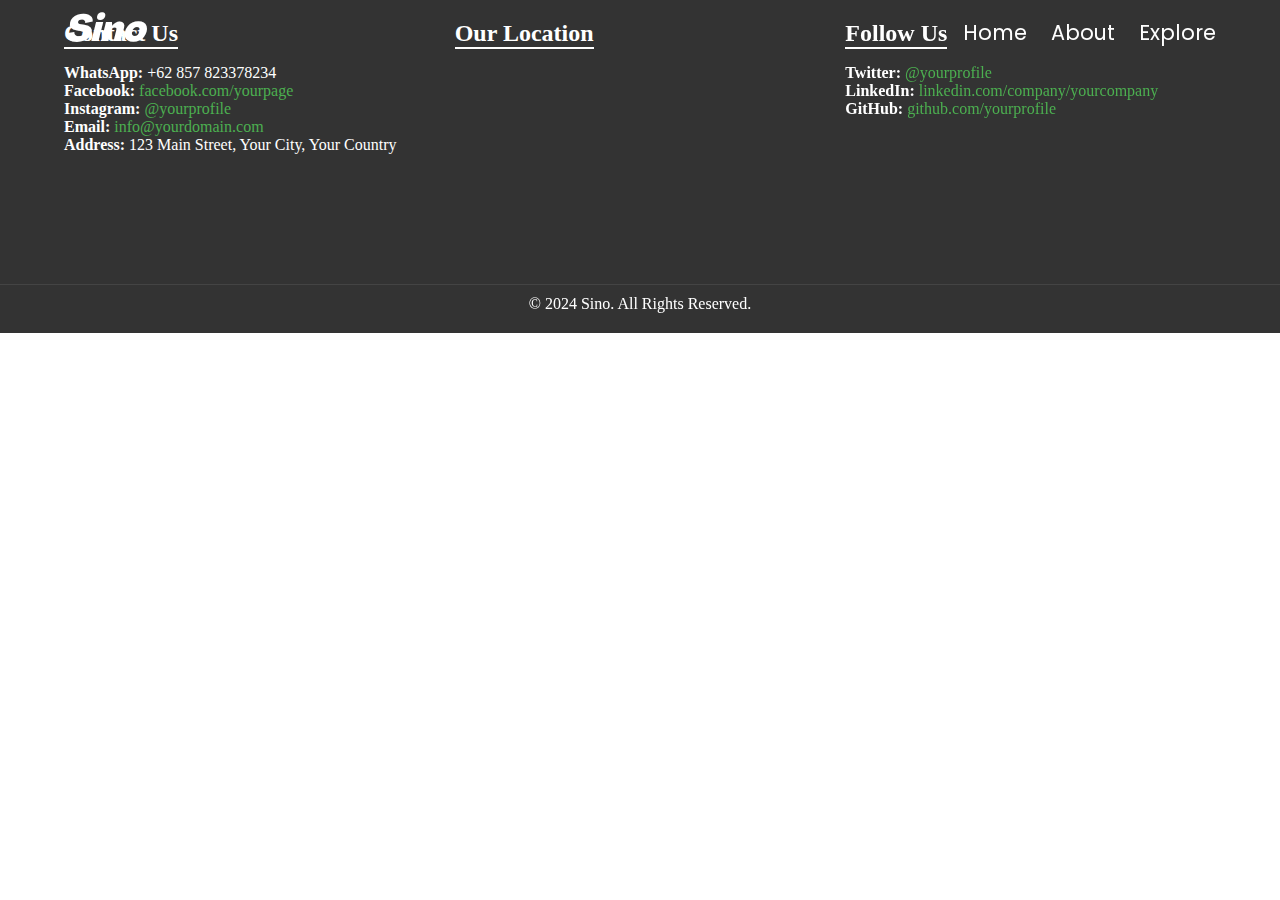
<file: views/contact.html>
<!DOCTYPE html>
<html lang="en">

<head>
    <meta charset="UTF-8">
    <meta name="viewport" content="width=device-width, initial-scale=1.0">
    <title></title>
    <link rel="stylesheet" href="../assets/css/font.css">
    <link rel="stylesheet" href="../assets/css/contact.css">
    <link rel="stylesheet" href="../assets/css/navbar.css">
</head>

<body class="body">
    <header class="navbar">
        <div class="navbar-container container">
            <input type="checkbox" name="" id="">
            <div class="hamburger-lines">
                <span class="line line1"></span>
                <span class="line line2"></span>
                <span class="line line3"></span>
            </div>
            <ul class="menu-items">
                <li><a href="index.html">Home</a></li>
                <li><a href="about.html">About</a></li>
                <li><a href="explore.html">Explore</a></li>
            </ul>
            <h1 class="logo">Sino</h1>
        </div>
    </header>

    <footer class="footer">
        <div class="footer-container container">
            <div class="footer-contact">
                <h2>Contact Us</h2>
                <p><strong>WhatsApp:</strong> +62 857 823378234</p>
                <p><strong>Facebook:</strong> <a href="https://facebook.com/yourpage"
                        target="_blank">facebook.com/yourpage</a></p>
                <p><strong>Instagram:</strong> <a href="https://instagram.com/yourprofile"
                        target="_blank">@yourprofile</a></p>
                <p><strong>Email:</strong> <a href="mailto:info@yourdomain.com">info@yourdomain.com</a></p>
                <p><strong>Address:</strong> 123 Main Street, Your City, Your Country</p>
            </div>
            <div class="footer-map">
                <h2>Our Location</h2>
                <iframe
                    src="https://www.google.com/maps/embed?pb=!1m18!1m12!1m3!1d3153.062558399704!2d-122.41941568467754!3d37.77492967975825!2m3!1f0!2f0!3f0!3m2!1i1024!2i768!4f13.1!3m3!1m2!1s0x8085809ccee13d49%3A0x2067c87c1d13e7d6!2s123%20Main%20St%2C%20San%20Francisco%2C%20CA%2094103%2C%20USA!5e0!3m2!1sen!2s!4v1691226901268!5m2!1sen!2s"
                    width="100%" height="200" style="border:0;" allowfullscreen="" loading="lazy"
                    referrerpolicy="no-referrer-when-downgrade">
                </iframe>
            </div>
            <div class="footer-social">
                <h2>Follow Us</h2>
                <p><strong>Twitter:</strong> <a href="https://twitter.com/yourprofile" target="_blank">@yourprofile</a>
                </p>
                <p><strong>LinkedIn:</strong> <a href="https://linkedin.com/company/yourcompany"
                        target="_blank">linkedin.com/company/yourcompany</a></p>
                <p><strong>GitHub:</strong> <a href="https://github.com/yourprofile"
                        target="_blank">github.com/yourprofile</a></p>
            </div>
        </div>
        <div class="footer-bottom">
            <p>&copy; 2024 Sino. All Rights Reserved.</p>
        </div>
    </footer>
</body>

</html>
</file>
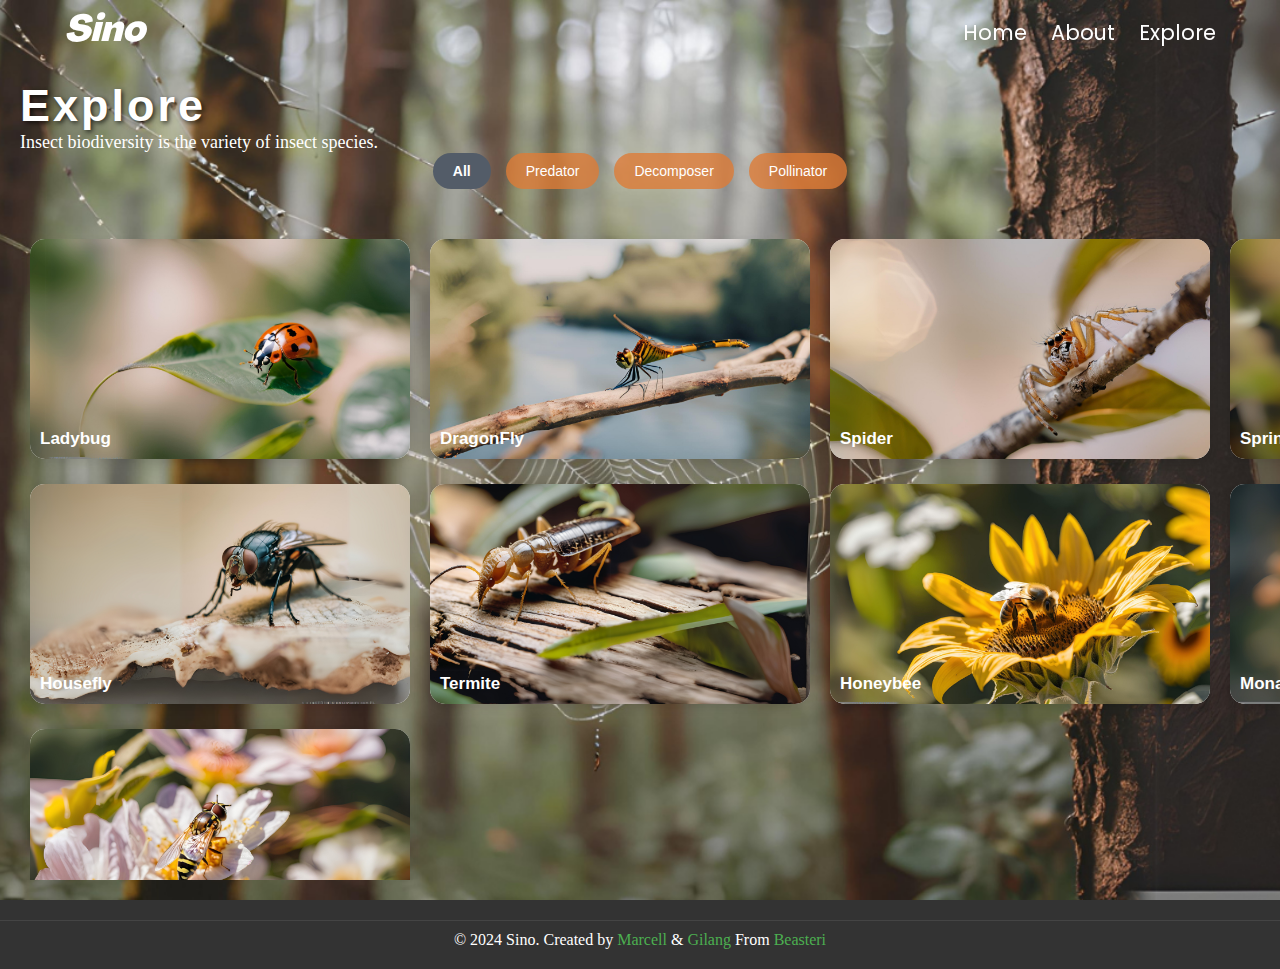
<file: views/explore.html>
<!DOCTYPE html>
<html lang="en">

<head>
    <meta charset="UTF-8">
    <meta name="viewport" content="width=device-width, initial-scale=1.0">
    <title>Document</title>
    <link rel="stylesheet" href="../assets/css/explore.css">
    <link rel="stylesheet" href="../assets/css/navbar.css">
    <link rel="stylesheet" href="../assets/css/contact.css">
</head>

<body class="body">
    <header class="navbar">
        <div class="navbar-container container">
            <input type="checkbox" name="" id="">
            <div class="hamburger-lines">
                <span class="line line1"></span>
                <span class="line line2"></span>
                <span class="line line3"></span>
            </div>
            <ul class="menu-items">
                <li><a href="index.html">Home</a></li>
                <li><a href="about.html">About</a></li>
                <li><a href="explore.html">Explore</a></li>
            </ul>
            <h1 class="logo">Sino</h1>
        </div>
    </header>

    <section class="explore">
        <div class="explore-content">
            <h1 class="explore-title">Explore</h1>
            <p class="explore-description">Insect biodiversity is the variety of insect species.</p>
            <div class="filter-buttons">
                <button class="filter-btn active" data-filter="all">All</button>
                <button class="filter-btn" data-filter="predator">Predator</button>
                <button class="filter-btn" data-filter="decomposer">Decomposer</button>
                <button class="filter-btn" data-filter="pollinator">Pollinator</button>
            </div>
        </div>


        <!-- Boxes Section -->
        <div class="box-container">
            <div class="box predator">
                <div class="box-image">
                    <img src="../assets/uploads/bg-ladybug.png" alt="Image 1">
                </div>
                <div class="subjudul">Ladybug</div>
                <div class="box-content">
                    <div class="row">
                        <div class="coloumn">
                            <h2>Ladybug</h2>
                            <p class="description pembatas text-box">A small, bright red beetle with black spots,
                                helpful in controlling pests.</p>
                        </div>
                        <div class="coloumn">
                            <button style="margin-left: 40px;">Explore</button>
                        </div>
                    </div>
                </div>
            </div>
            <div class="box predator">
                <div class="box-image">
                    <img src="../assets/uploads/bg-dragonfly.png" alt="Image 2">
                </div>
                <div class="subjudul">DragonFly</div>
                <div class="box-content">
                    <div class="row">
                        <div class="coloumn">
                            <h2>DragonFly</h2>
                            <p class="description pembatas">A graceful insect with long wings, skilled at hunting
                                mosquitoes mid-flight.</p>
                        </div>
                        <div class="coloumn">
                            <button style="margin-left: 40px;">Explore</button>
                        </div>
                    </div>
                </div>
            </div>
            <div class="box predator">
                <div class="box-image">
                    <img src="../assets/uploads/bg-spider.png" alt="Image 2">
                </div>
                <div class="subjudul">Spider</div>
                <div class="box-content">
                    <div class="row">
                        <div class="coloumn">
                            <h2>Spider</h2>
                            <p class="description pembatas">A graceful insect with long wings, skilled at hunting
                                mosquitoes mid-flight.</p>
                        </div>
                        <div class="coloumn">
                            <button style="margin-left: 40px;">Explore</button>
                        </div>
                    </div>
                </div>
            </div>
            <div class="box decomposer">
                <div class="box-image">
                    <img src="../assets/uploads/bg-springtail.png" alt="Image 3">
                </div>
                <div class="subjudul">Springtail</div>
                <div class="box-content">
                    <div class="row">
                        <div class="coloumn">
                            <h2>Springtail</h2>
                            <p class="description pembatas">A large, hairy spider found in warm climates, known for its
                                gentle nature.</p>
                        </div>
                        <div class="coloumn">
                            <button style="margin-left: 40px;">Explore</button>
                        </div>
                    </div>
                </div>
            </div>
            <div class="box decomposer">
                <div class="box-image">
                    <img src="../assets/uploads/bg-housefly.png" alt="Image 4">
                </div>
                <div class="subjudul">Housefly</div>
                <div class="box-content">
                    <div class="row">
                        <div class="coloumn">
                            <h2>Housefly</h2>
                            <p class="description pembatas">An eight-legged arachnid that weaves intricate webs to catch
                                prey.</p>
                        </div>
                        <div class="coloumn">
                            <button style="margin-left: 40px;">Explore</button>
                        </div>
                    </div>
                </div>
            </div>
            <div class="box decomposer">
                <div class="box-image">
                    <img src="../assets/uploads/bg-termite.png" alt="Image 4">
                </div>
                <div class="subjudul">Termite</div>
                <div class="box-content">
                    <div class="row">
                        <div class="coloumn">
                            <h2>Termite</h2>
                            <p class="description pembatas">An eight-legged arachnid that weaves intricate webs to catch
                                prey.</p>
                        </div>
                        <div class="coloumn">
                            <button style="margin-left: 40px;">Explore</button>
                        </div>
                    </div>
                </div>
            </div>
            <div class="box pollinator">
                <div class="box-image">
                    <img src="../assets/uploads/bg-honeybee.png" alt="Image 5">
                </div>
                <div class="subjudul">Honeybee</div>
                <div class="box-content">
                    <div class="row">
                        <div class="coloumn">
                            <h2>Honeybee</h2>
                            <p class="description pembatas">Deskripsi singkat tentang topik kelima.</p>
                        </div>
                        <div class="coloumn">
                            <button style="margin-left: 40px;">Explore</button>
                        </div>
                    </div>
                </div>
            </div>
            <div class="box pollinator">
                <div class="box-image">
                    <img src="../assets/uploads/bg-monarch-butterfly.png" alt="Image 6">
                </div>
                <div class="subjudul">Monarch Butterfly</div>
                <div class="box-content">
                    <div class="row">
                        <div class="coloumn">
                            <h2>Monarch</h2>
                            <p class="description pembatas">Deskripsi singkat tentang topik keenam.</p>
                        </div>
                        <div class="coloumn">
                            <button style="margin-left: 40px;">Explore</button>
                        </div>
                    </div>
                </div>
            </div>
            <div class="box pollinator">
                <div class="box-image">
                    <img src="../assets/uploads/bg-hoverfly.png" alt="Image 6">
                </div>
                <div class="subjudul">Hoverfly</div>
                <div class="box-content">
                    <div class="row">
                        <div class="coloumn">
                            <h2>Hoverfly</h2>
                            <p class="description pembatas">Deskripsi singkat tentang topik keenam.</p>
                        </div>
                        <div class="coloumn">
                            <button style="margin-left: 40px;">Explore</button>
                        </div>
                    </div>
                </div>
            </div>
        </div>
        <!-- Chatbot -->
        <div class="chatbot-card">
            <div class="chatbot-header">
                Chatbot
                <button class="close-btn" onclick="toggleChatbot()">&times;</button>
            </div>
            <div class="chatbot-body" id="chatbotBody">
                what you want to ask?
            </div>
            <div class="chatbot-footer">
                <input type="text" id="chatbotInput" placeholder="Type your message..." />
                <button onclick="sendMessage()">Send</button>
            </div>
        </div>
    </section>
    <footer class="footer" id="contact">
        <div class="footer-bottom">
            <p>&copy; 2024 Sino. Created by
                <a href="https://github.com/Kennn711" target="_blank">Marcell</a>
                &
                <a href="https://github.com/SOGOL999" target="_blank">Gilang</a>
                From
                <a href="https://www.instagram.com/the_beasteri" target="_blank">Beasteri</a>
            </p>
        </div>
    </footer>
</body>

<script src="../assets/js/explore-chatbot.js"></script>

</html>
</file>
<file: assets/css/font.css>
@font-face {
  font-family: HeroFont;
  src: url(../font/agrandir-heavy.ttf);
}

@font-face {
  font-family: NavbarA;
  src: url(../font/poppins-regular.ttf);
}

@font-face {
  font-family: HeroSubTitle;
  src: url(../font/agrandir-narrow.otf);
}

@font-face {
  font-family: OpenSans;
  src: url(../font/Open_Sans/OpenSans-VariableFont_wdth\,wght.ttf);
}
</file>
<file: assets/css/contact.css>
.footer {
  background-color: #333;
  color: #fff;
  padding: 20px 0;
}

.footer-container {
  display: flex;
  flex-wrap: wrap;
  gap: 20px;
  justify-content: space-between;
  padding-bottom: 1rem;
}

.footer-contact,
.footer-map,
.footer-social {
  flex: 1 1 calc(33.333% - 20px);
  min-width: 280px;
}

.footer h2 {
  margin-bottom: 15px;
  font-size: 1.5rem;
  border-bottom: 2px solid #fff;
  display: inline-block;
}

.footer a {
  color: #4caf50;
  text-decoration: none;
}

.footer a:hover {
  text-decoration: underline;
}

.footer-map iframe {
  border: 0;
  border-radius: 8px;
}

.footer-bottom {
  text-align: center;
  padding-top: 10px;
  border-top: 1px solid #444;
}
</file>
<file: assets/css/navbar.css>
*,
*::after,
*::before {
  box-sizing: border-box;
  padding: 0;
  margin: 0;
}

.html {
  font-size: 62.5%;
}

.navbar input[type="checkbox"],
.navbar .hamburger-lines {
  display: none;
}

.container {
  max-width: 1200px;
  width: 90%;
  margin: auto;
}

.navbar {
  position: fixed;
  width: 100%;
  color: white;
  font-family: HeroFont;
  z-index: 100;
  transition: background-color 0.3s ease-in-out;
}

.navbar.transparent {
  background-color: transparent;
}

html {
  scroll-behavior: smooth;
}

.navbar.scrolled {
  background-color: rgba(0, 0, 0, 0.75); /* Hitam dengan opacity */
}

.navbar-container {
  display: flex;
  justify-content: space-between;
  height: 64px;
  align-items: center;
}

.menu-items {
  order: 2;
  display: flex;
}
.logo {
  order: 1;
  font-size: 2.3rem;
  font-style: italic;
}

.menu-items li {
  list-style: none;
  margin-left: 1.5rem;
  font-size: 1.3rem;
}

.menu-items a {
  position: relative;
  display: inline-block;
}

.menu-items a::after {
  content: "";
  position: absolute;
  width: 0;
  height: 2px;
  bottom: 0.1px; /* Sesuaikan jarak garis bawah dari teks */
  left: 0;
  background-color: white; /* Warna underscore */
  transition: width 0.2s ease-in-out;
}

.menu-items a:hover::after {
  width: 100%;
}

.navbar a {
  color: white;
  position: relative;
  display: inline-block;
  text-decoration: none;
  font-family: NavbarA;
  font-weight: 500;
  transition: color 0.2s ease-in-out;
}

.navbar a:hover {
  color: white;
}

@media (max-width: 768px) {
  .navbar {
    opacity: 0.95;
  }

  .navbar-container input[type="checkbox"],
  .navbar-container .hamburger-lines {
    display: block;
  }

  .navbar-container {
    display: block;
    position: relative;
    height: 64px;
  }

  .navbar-container input[type="checkbox"] {
    position: absolute;
    display: block;
    height: 32px;
    width: 30px;
    top: 20px;
    left: 20px;
    z-index: 5;
    opacity: 0;
    cursor: pointer;
  }

  .navbar-container .hamburger-lines {
    display: block;
    height: 28px;
    width: 35px;
    position: absolute;
    top: 20px;
    left: 20px;
    z-index: 2;
    display: flex;
    flex-direction: column;
    justify-content: space-between;
  }

  .navbar-container .hamburger-lines .line {
    display: block;
    height: 4px;
    width: 100%;
    border-radius: 10px;
    background: #333;
  }

  .navbar-container .hamburger-lines .line1 {
    transform-origin: 0% 0%;
    transition: transform 0.3s ease-in-out;
  }

  .navbar-container .hamburger-lines .line2 {
    transition: transform 0.2s ease-in-out;
  }

  .navbar-container .hamburger-lines .line3 {
    transform-origin: 0% 100%;
    transition: transform 0.3s ease-in-out;
  }

  .navbar .menu-items {
    padding-top: 100px;
    background: #fff;
    height: 100vh;
    max-width: 300px;
    transform: translate(-150%);
    display: flex;
    flex-direction: column;
    margin-left: -40px;
    padding-left: 40px;
    transition: transform 0.5s ease-in-out;
    box-shadow: 5px 0px 10px 0px #aaa;
    overflow: scroll;
  }

  .navbar .menu-items li {
    margin-bottom: 1.8rem;
    font-size: 1.1rem;
    font-weight: 500;
  }

  .logo {
    position: absolute;
    top: 10px;
    right: 15px;
    font-size: 2.5rem;
  }

  .navbar-container input[type="checkbox"]:checked ~ .menu-items {
    transform: translateX(0);
  }

  .navbar-container input[type="checkbox"]:checked ~ .hamburger-lines .line1 {
    transform: rotate(45deg);
  }

  .navbar-container input[type="checkbox"]:checked ~ .hamburger-lines .line2 {
    transform: scaleY(0);
  }

  .navbar-container input[type="checkbox"]:checked ~ .hamburger-lines .line3 {
    transform: rotate(-45deg);
  }
}

@media (max-width: 500px) {
  .navbar-container input[type="checkbox"]:checked ~ .logo {
    display: none;
  }
}
</file>
<file: assets/css/explore.css>
@import url("./font.css");

*,
*::after,
*::before {
  box-sizing: border-box;
  padding: 0;
  margin: 0;
}

::-webkit-scrollbar {
  width: 8px;
}

::-webkit-scrollbar-thumb {
  background-color: rgba(0, 0, 0, 0.7);
  /*   border: 1px solid rgba(236, 240, 241, 0.5); */
  border-radius: 10px;
  box-shadow: 0px 2px 8px rgba(0, 0, 0, 0.4);
}

::-webkit-scrollbar-thumb:hover {
  background-color: rgba(0, 0, 0, 0.7);
}

::-webkit-scrollbar-track {
  background: transparent;
}

.explore {
  background: url("../uploads/bg-explore.png") no-repeat center center/cover;
  position: relative;
  color: white;
  display: flex;
  padding-bottom: 20px;
  background-attachment: fixed;
  height: 100vh;
  flex-direction: column;
  justify-content: flex-start;
  min-height: 100vh;
  padding-top: 60px;
}

.explore-content {
  padding: 20px;
  text-align: left;
  color: white;
  display: flex;
  flex-direction: column;
}

.explore-title {
  font-size: 45px;
  margin-bottom: 0px;
  letter-spacing: 3px;
  font-family: "Poppins", sans-serif;
  font-weight: 700;
  font-style: normal;
  text-shadow: 2px 2px 5px rgba(0, 0, 0, 0.7);
}

.explore-description {
  font-size: 18px;
  font-family: "Open Sans";
}

.filter-buttons {
  display: flex;
  justify-content: center;
  gap: 15px;
  width: 100%;
  margin-top: 0px;
}

.filter-btn {
  padding: 10px 20px;
  background-color: rgba(221, 124, 55, 0.8);
  border: none;
  border-radius: 25px;
  color: white;
  font-family: Arial, sans-serif;
  font-size: 14px;
  cursor: pointer;
  transition: 0.3s ease;
}

.filter-btn:hover {
  background-color: rgba(221, 124, 55, 1);
}

.filter-btn.active {
  background-color: #535c68;
  font-weight: bold;
}

.box-container {
  display: grid;
  grid-template-columns: repeat(4, 1fr);
  gap: 20px;
  padding: 30px;
  overflow-y: scroll;
  margin-top: 0px;
  justify-items: center;
  width: 100%;
  grid-row-gap: 25px;
}

.box-container.filtered {
  display: flex;
  justify-content: center;
  flex-wrap: wrap;
  gap: 60px;
  width: 100%;
  overflow-x: auto;
}

.box-container.filtered .box {
  flex-shrink: 0;
}

.box {
  position: relative;
  width: 380px;
  display: block;
  opacity: 1;
  height: 220px;
  border-radius: 15px;
  overflow: hidden;
  box-shadow: 0 4px 10px rgba(0, 0, 0, 0.1);
  background-color: white;
  opacity: 0;
  visibility: hidden;
  transition: opacity 0.5s ease, visibility 0s linear 0.5s;
}

.box.show {
  opacity: 1;
  visibility: visible;
  transition: opacity 0.5s ease, visibility 0s linear 0s;
}

.box:hover {
  transform: scale(1.05);
}

.box-image {
  width: 100%;
  height: 100%;
  position: relative;
  overflow: hidden;
}

.box-image img {
  width: 100%;
  height: 100%;
  object-fit: cover;
}

.box-content {
  position: absolute;
  bottom: 0px;
  left: 0;
  width: 100%;
  height: 60%;
  padding: 30px;
  background: linear-gradient(to bottom, transparent, black);
  opacity: 0;
  transition: 0.2s ease;
  display: flex;
  flex-direction: column;
  justify-content: flex-start;
  text-align: left;
  z-index: 2;
}

.box h2 {
  font-family: "Open Sans";
}

.box:hover .box-content {
  opacity: 1;
}

.box .subjudul {
  position: absolute;
  bottom: 10px;
  left: 10px;
  font-size: 17px;
  color: white;
  font-family: "Poppins", sans-serif;
  font-weight: 700;
  font-style: normal;
  margin: 0;
  z-index: 3;
  opacity: 1;
  transition: 0.2s ease;
}

.box:hover .subjudul {
  opacity: 0;
}

.box .description {
  font-size: 13.5px;
  color: white;
  font-family: "Open Sans";
  margin: 0;
  z-index: 2;
  bottom: 100px;
  white-space: normal;
  overflow: hidden;
  text-overflow: ellipsis;
  display: -webkit-box;
  -webkit-line-clamp: 2;
  -webkit-box-orient: vertical;
  line-height: 1.4;
}

.box button {
  padding: 8px 20px;
  background-color: rgba(221, 124, 55, 0.767);
  border: none;
  border-radius: 25px;
  color: white;
  cursor: pointer;
  transition: 0.3s ease;
  margin-left: auto;
}

.box button:hover {
  background-color: rgba(221, 124, 55, 1);
}

.pembatas {
  white-space: nowrap;
  overflow: hidden;
  text-overflow: ellipsis;
  width: 200px;
}

.row {
  display: flex;
  flex-wrap: wrap;
}

.coloumn {
  flex: 0 0 50%;
  max-width: 50%;
  box-sizing: border-box;
  padding: 10px;
}

.chatbot-card {
  position: fixed;
  bottom: 50px;
  right: 40px;
  width: 300px;
  height: 400px;
  background-color: #ffffff;
  border-radius: 15px;
  box-shadow: 0 4px 10px rgba(0, 0, 0, 0.2);
  overflow: hidden;
  display: none;
  flex-direction: column;
  z-index: 1000;
}

.chatbot-card .chatbot-header {
  background-color: #535c68;
  color: white;
  padding: 15px;
  font-size: 18px;
  font-family: Arial, sans-serif;
  font-weight: bold;
  display: flex;
  justify-content: space-between;
  align-items: center;
}

.chatbot-card .chatbot-header .close-btn {
  background-color: transparent;
  border: none;
  color: white;
  font-size: 18px;
  cursor: pointer;
}

.chatbot-card .chatbot-body {
  padding: 15px;
  font-family: Arial, sans-serif;
  font-size: 14px;
  color: #333;
  flex: 1;
  overflow-y: auto;
}

.chatbot-card .chatbot-footer {
  display: flex;
  padding: 10px;
  background-color: #f1f1f1;
  align-items: center;
}

.chatbot-card .chatbot-footer input {
  flex: 1;
  padding: 10px;
  border: none;
  border-radius: 15px;
  margin-right: 10px;
}

.chatbot-card .chatbot-footer button {
  padding: 10px 20px;
  background-color: rgba(221, 124, 55, 0.8);
  color: white;
  border: none;
  border-radius: 15px;
  cursor: pointer;
  transition: background-color 0.3s ease;
}

.chatbot-card .chatbot-footer button:hover {
  background-color: rgba(221, 124, 55, 1);
}

.chatbot-card.show {
  display: flex;
  animation: fadeIn 0.3s ease-in-out;
}

@keyframes fadeIn {
  from {
    opacity: 0;
    transform: translateY(20px);
  }

  to {
    opacity: 1;
    transform: translateY(0);
  }
}

.chat-bubble {
  padding: 10px 15px;
  border-radius: 15px;
  margin: 5px 0;
  max-width: 80%;
  word-wrap: break-word;
}

.chat-bubble.user {
  background-color: rgba(34, 193, 195, 1);
  color: white;
  align-self: flex-end;
  text-align: right;
}

.chat-bubble.bot {
  background-color: rgba(221, 124, 55, 0.8);
  color: white;
  align-self: flex-start;
  text-align: left;
}

.typing {
  border-right: 2px solid white;
  display: inline-block;
  animation: blink 0.7s steps(2, start) infinite;
}

@keyframes blink {
  50% {
    border-color: transparent;
  }
}

@media (max-width: 768px) {
  .navbar {
    padding: 10px;
  }

  .hero {
    padding-top: 50px;
    min-height: 80vh;
  }

  .hero-title {
    font-size: 30px;
  }

  .hero-description {
    font-size: 14px;
  }

  .filter-buttons {
    flex-direction: column;
    gap: 10px;
    margin-top: 10px;
  }

  .filter-btn {
    font-size: 12px;
    padding: 8px 15px;
  }

  .box-container {
    grid-template-columns: 1fr;
    gap: 15px;
    padding: 15px;
  }

  .box {
    width: 100%;
    height: 200px;
  }

  .box .description {
    font-size: 12px;
  }

  .chatbot-card {
    width: 90%;
    height: 300px;
    bottom: 20px;
    right: 5%;
  }

  .chatbot-card .chatbot-header {
    font-size: 16px;
    padding: 10px;
  }

  .chatbot-card .chatbot-body {
    font-size: 12px;
    padding: 10px;
  }

  .chatbot-card .chatbot-footer input {
    padding: 8px;
  }

  .chatbot-card .chatbot-footer button {
    padding: 8px 15px;
  }
}
</file>
